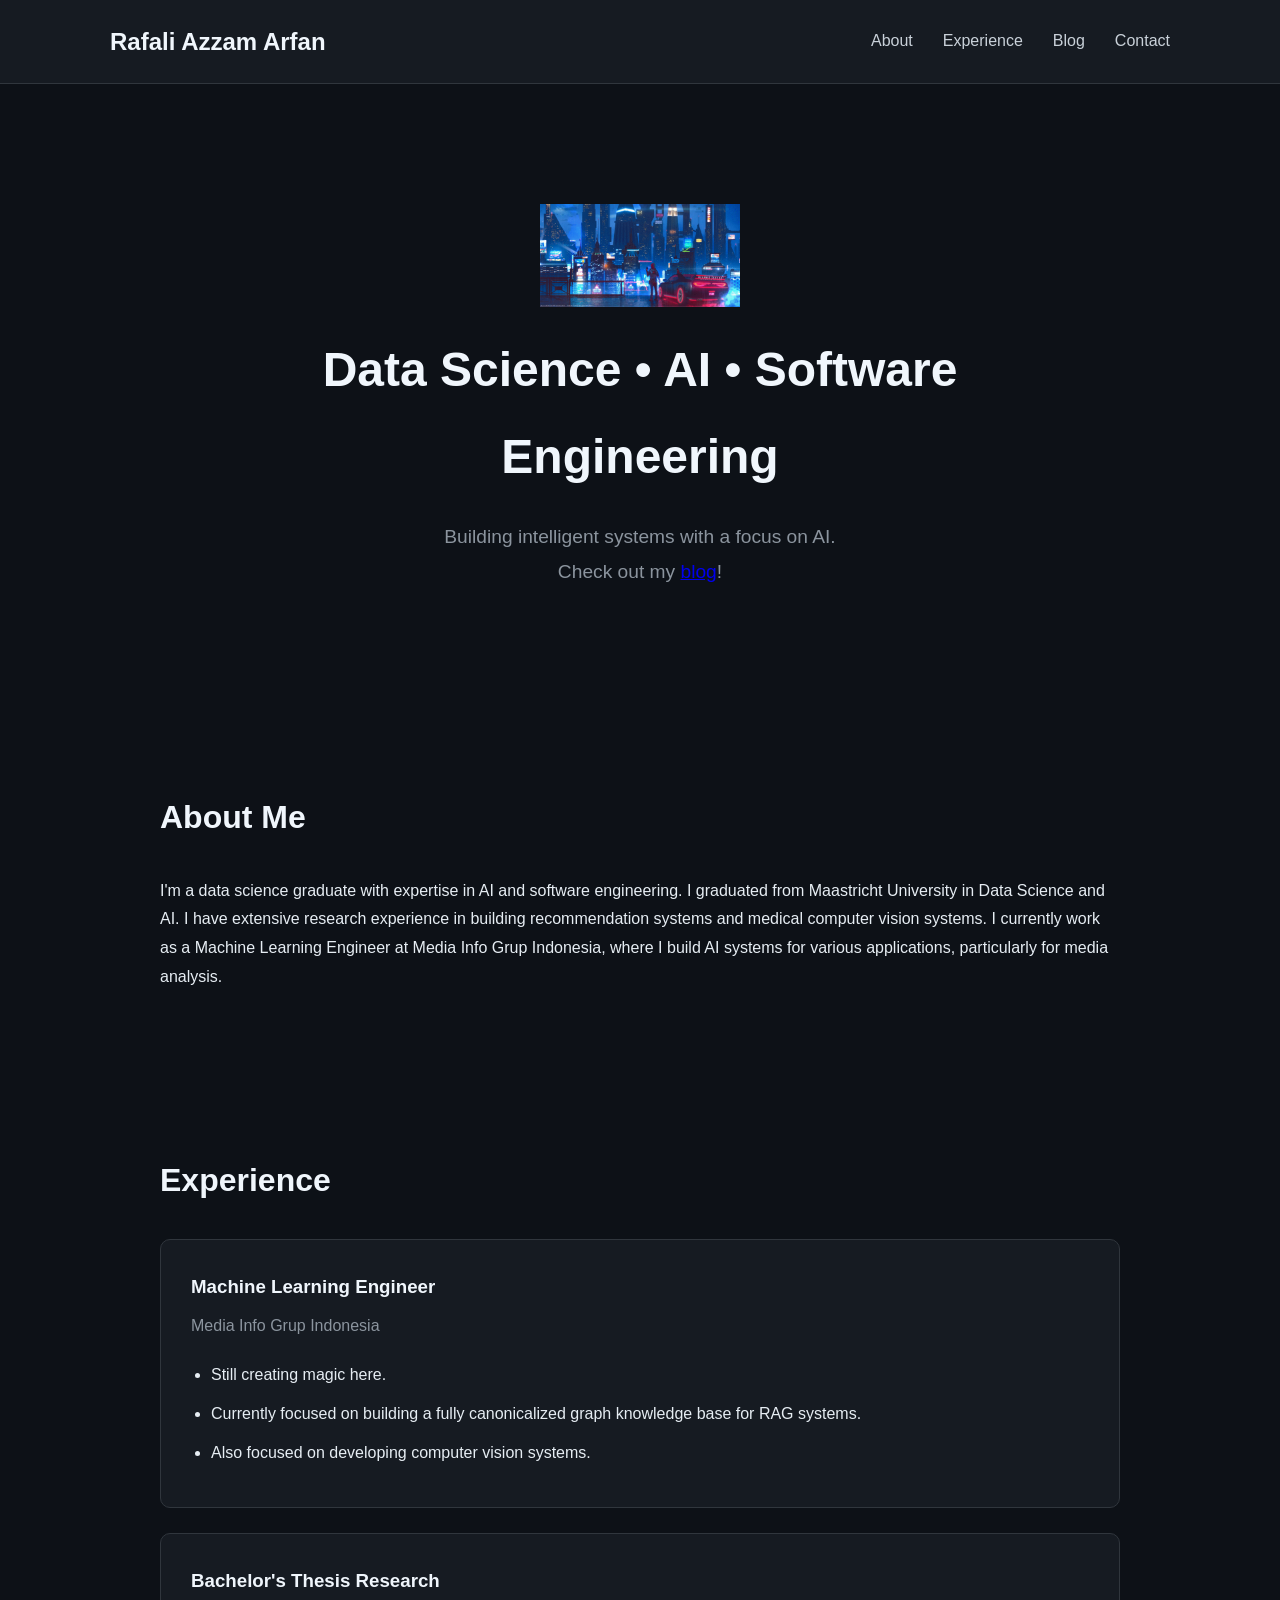
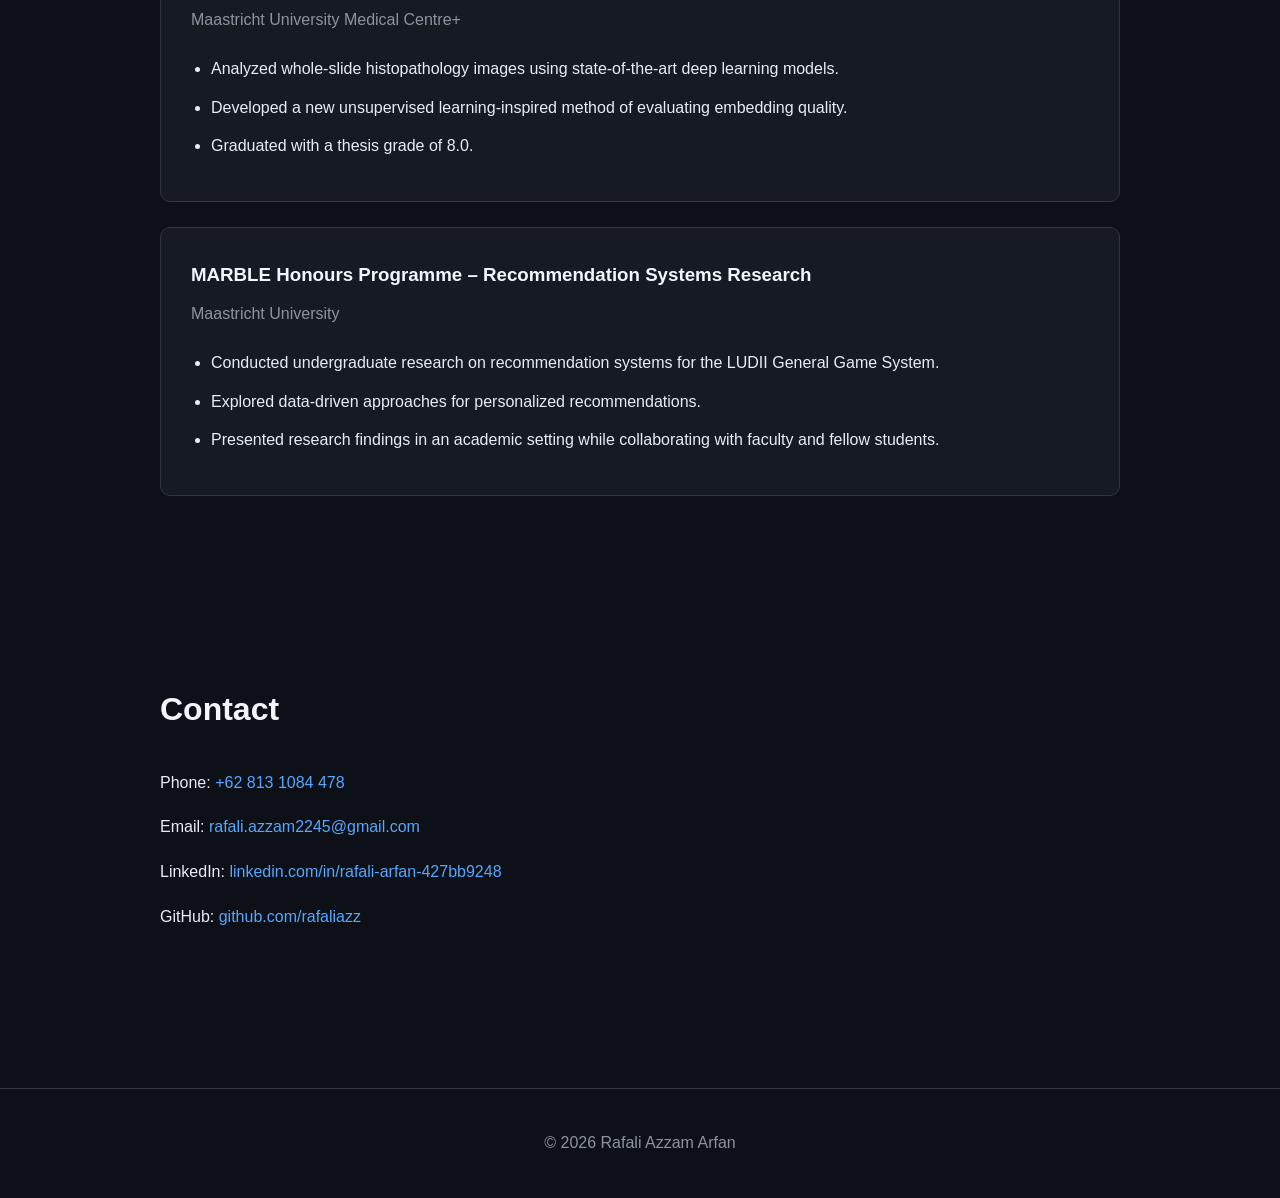
<file: index.html>
<!DOCTYPE html>
<html lang="en">

<head>
    <meta charset="UTF-8">
    <meta name="viewport" content="width=device-width, initial-scale=1.0">
    <title>Rafali Azzam Arfan</title>

    <link rel="stylesheet" href="style.css">
</head>

<body>

    <header>

        <div class="container">

            <h1>Rafali Azzam Arfan</h1>

            <nav>
                <a href="#about">About</a>
                <a href="#experience">Experience</a>
                <a href="blog.html">Blog</a>
                <a href="#contact">Contact</a>
            </nav>

        </div>

    </header>

    <section class="hero">

        <img
            src="assets/cyber-gif2.gif"
            alt="Cyber animation"
            class="hero-image"
        >

        <h2>Data Science • AI • Software Engineering</h2>

        <p>
            Building intelligent systems with a focus on AI.
        </p>
        <p>
            Check out my <a href="blog.html">blog</a>!
        </p>

    </section>

    <section id="about">

        <h2>About Me</h2>

        <p>
            I'm a data science graduate with expertise in AI and software engineering.
            I graduated from Maastricht University in Data Science and AI.
            I have extensive research experience in building recommendation systems and medical
            computer vision systems.
            I currently work as a Machine Learning Engineer at Media Info Grup Indonesia,
            where I build AI systems for various applications, particularly for media analysis.
        </p>

    </section>

    <section id="experience">

        <h2>Experience</h2>

        <div class="card">

            <h3>Machine Learning Engineer</h3>

            <p>Media Info Grup Indonesia</p>

            <ul>
                <li>Still creating magic here.</li>
                <li>Currently focused on building a fully canonicalized graph knowledge base for RAG systems.</li>
                <li>Also focused on developing computer vision systems.</li>
            </ul>

        </div>

        <div class="card">

            <h3>Bachelor's Thesis Research</h3>

            <p>Maastricht University Medical Centre+</p>

            <ul>
                <li>Analyzed whole-slide histopathology images using state-of-the-art deep learning models.</li>
                <li>Developed a new unsupervised learning-inspired method of evaluating embedding quality.</li>
                <li>Graduated with a thesis grade of 8.0.</li>
            </ul>

        </div>

        <div class="card">

            <h3>MARBLE Honours Programme – Recommendation Systems Research</h3>

            <p>Maastricht University</p>

            <ul>
                <li>Conducted undergraduate research on recommendation systems for the LUDII General Game System.</li>
                <li>Explored data-driven approaches for personalized recommendations.</li>
                <li>Presented research findings in an academic setting while collaborating with faculty and fellow students.</li>
            </ul>

        </div>

    </section>

    <section id="contact">

        <h2>Contact</h2>

        <p>
            Phone:
            <a href="https://wa.me/628131084478?text=Hi%20Rafali%2C%20I%20found%20your%20portfolio.">
                +62 813 1084 478
            </a>
        </p>

        <p>
            Email:
            <a href="mailto:rafali.azzam2245@gmail.com">
                rafali.azzam2245@gmail.com
            </a>
        </p>

        <p>
            LinkedIn:
            <a href="https://www.linkedin.com/in/rafali-arfan-427bb9248/" target="_blank" rel="noopener noreferrer">
                linkedin.com/in/rafali-arfan-427bb9248
            </a>
        </p>

        <p>
            GitHub:
            <a href="https://github.com/rafaliazz" target="_blank" rel="noopener noreferrer">
                github.com/rafaliazz
            </a>
        </p>

    </section>

    <footer>
        © 2026 Rafali Azzam Arfan
    </footer>

    <script src="script.js"></script>

</body>

</html>
</file>
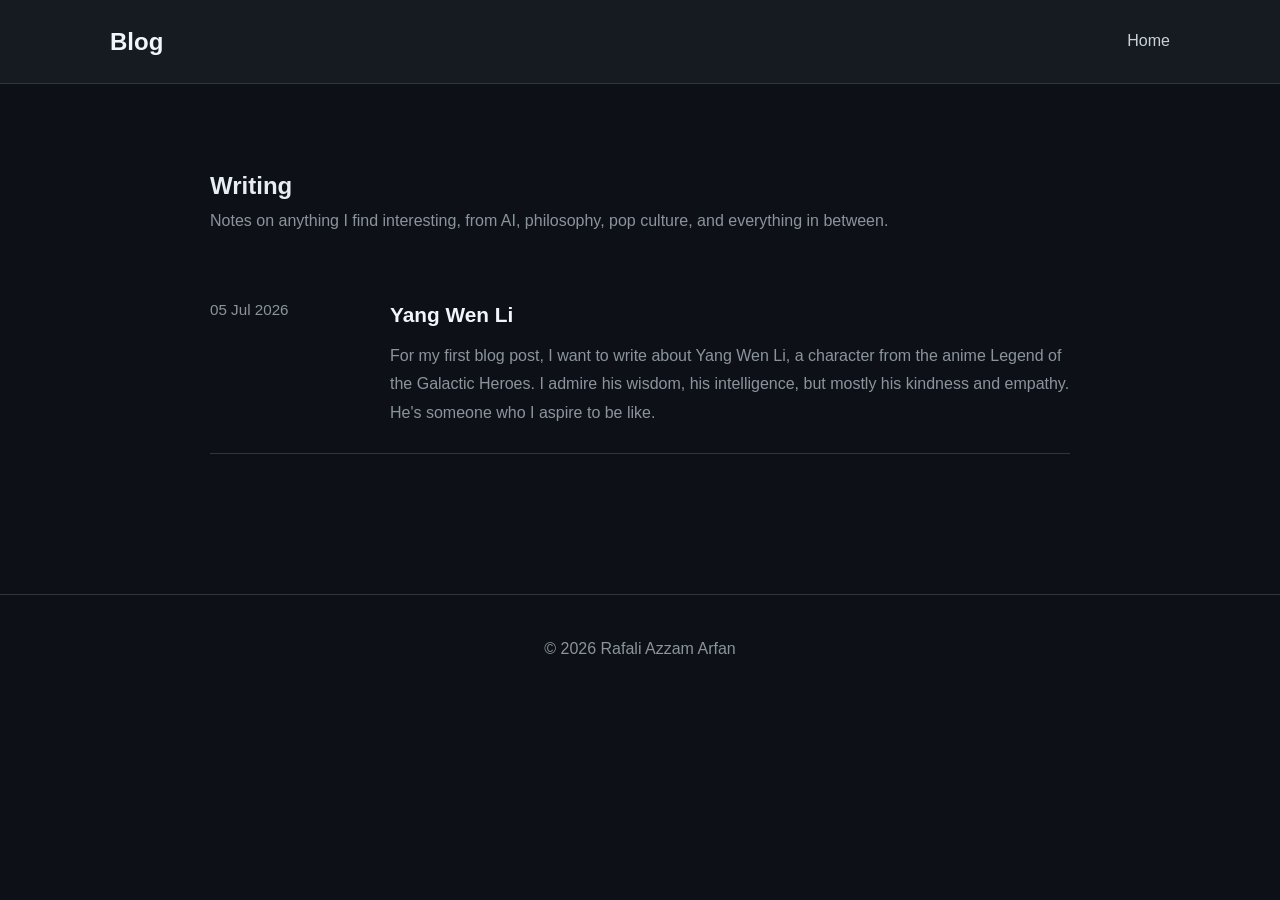
<file: blog.html>
<!DOCTYPE html>
<html lang="en">

<head>

    <meta charset="UTF-8">
    <meta name="viewport" content="width=device-width, initial-scale=1.0">

    <title>Blog | Rafali Azzam Arfan</title>

    <link rel="stylesheet" href="style.css">

</head>

<body>

<header>

    <div class="container">

        <h1>Blog</h1>

        <nav>
            <a href="index.html">Home</a>
        </nav>

    </div>

</header>

<main class="blog-page">

    <h2>Writing</h2>

    <p class="blog-intro">
        Notes on anything I find interesting, from AI, philosophy, pop culture, and everything in between.
    </p>

    <div class="blog-list">

        <article class="blog-item">

            <time>05 Jul 2026</time>

            <div>

                <a href="blogs/yang-wen-li.html">
                    Yang Wen Li
                </a>

                <p>
                    For my first blog post, I want to write about Yang Wen Li, a character from the anime Legend of the Galactic Heroes. 
                    I admire his wisdom, his intelligence, but mostly his kindness and empathy. 
                    He's someone who I aspire to be like. 
                </p>

            </div>

        </article>

    </div>

</main>

<footer>

    © 2026 Rafali Azzam Arfan

</footer>

</body>

</html>
</file>
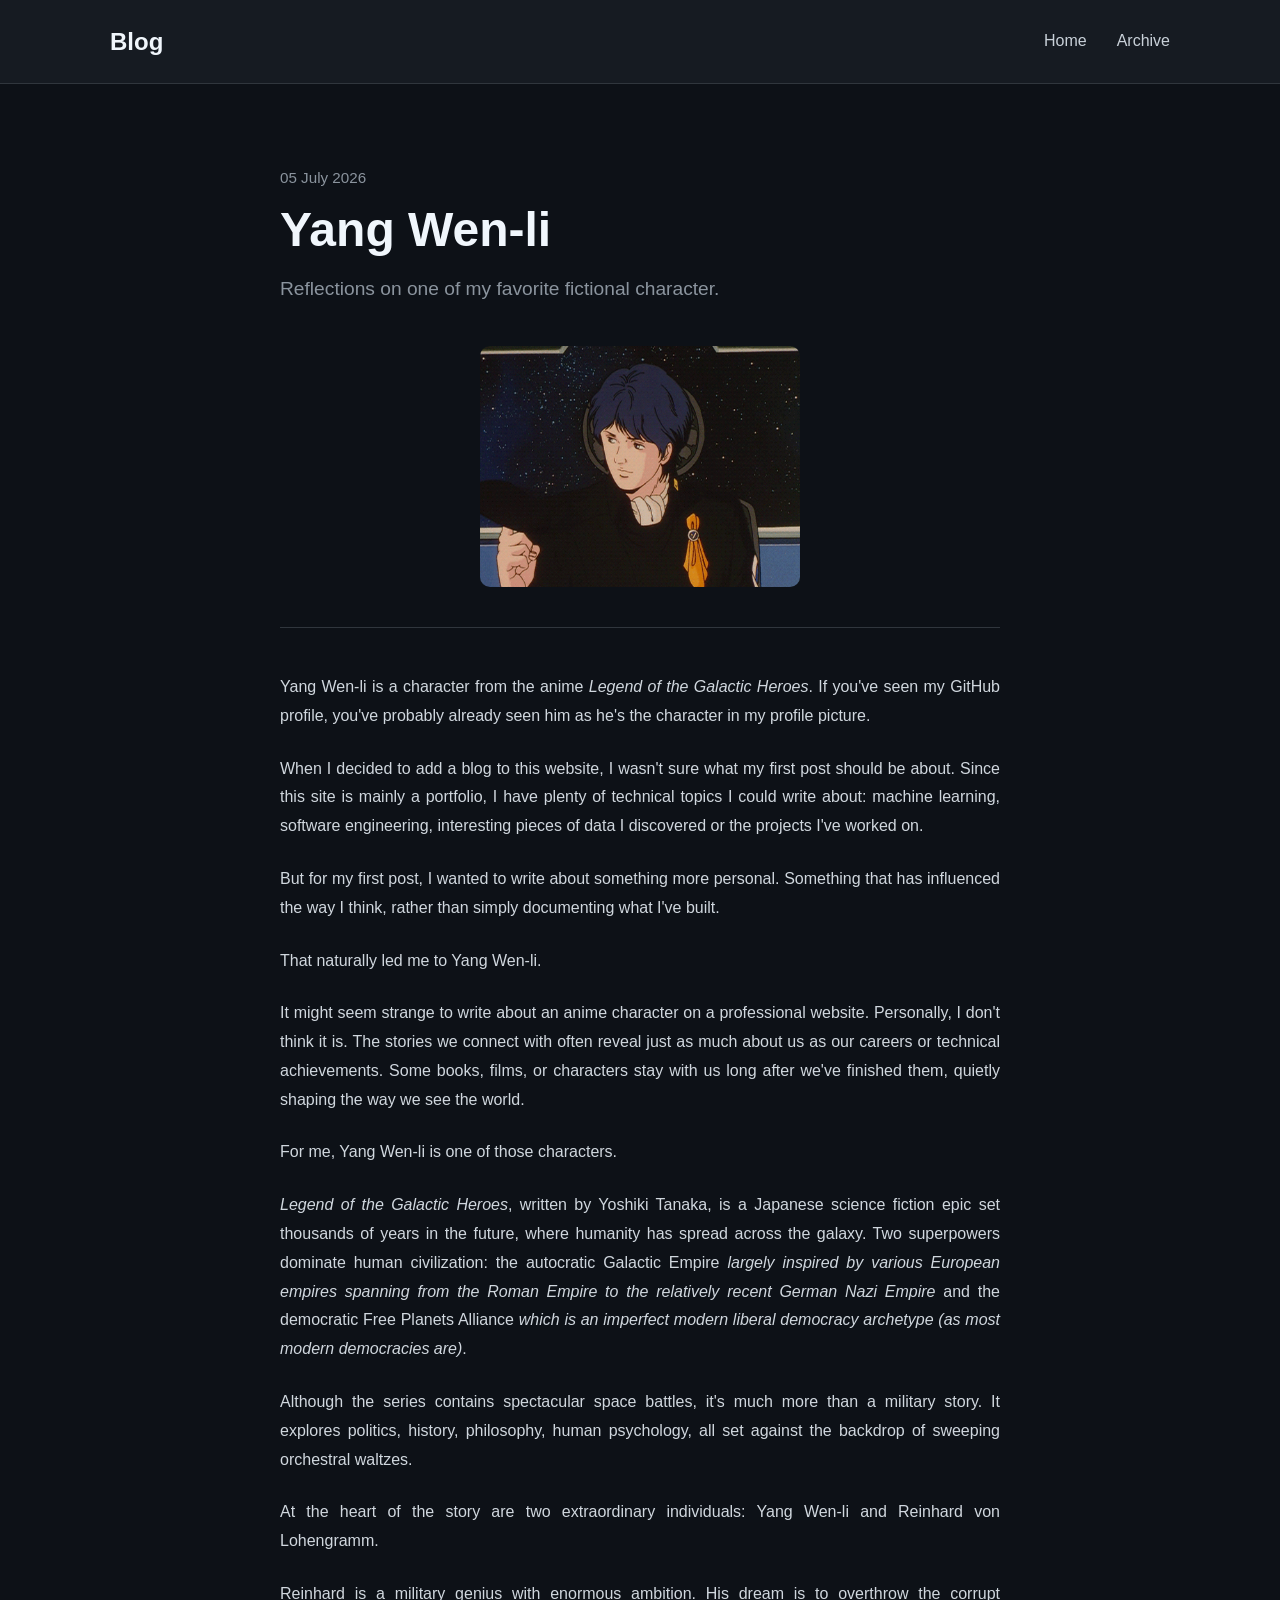
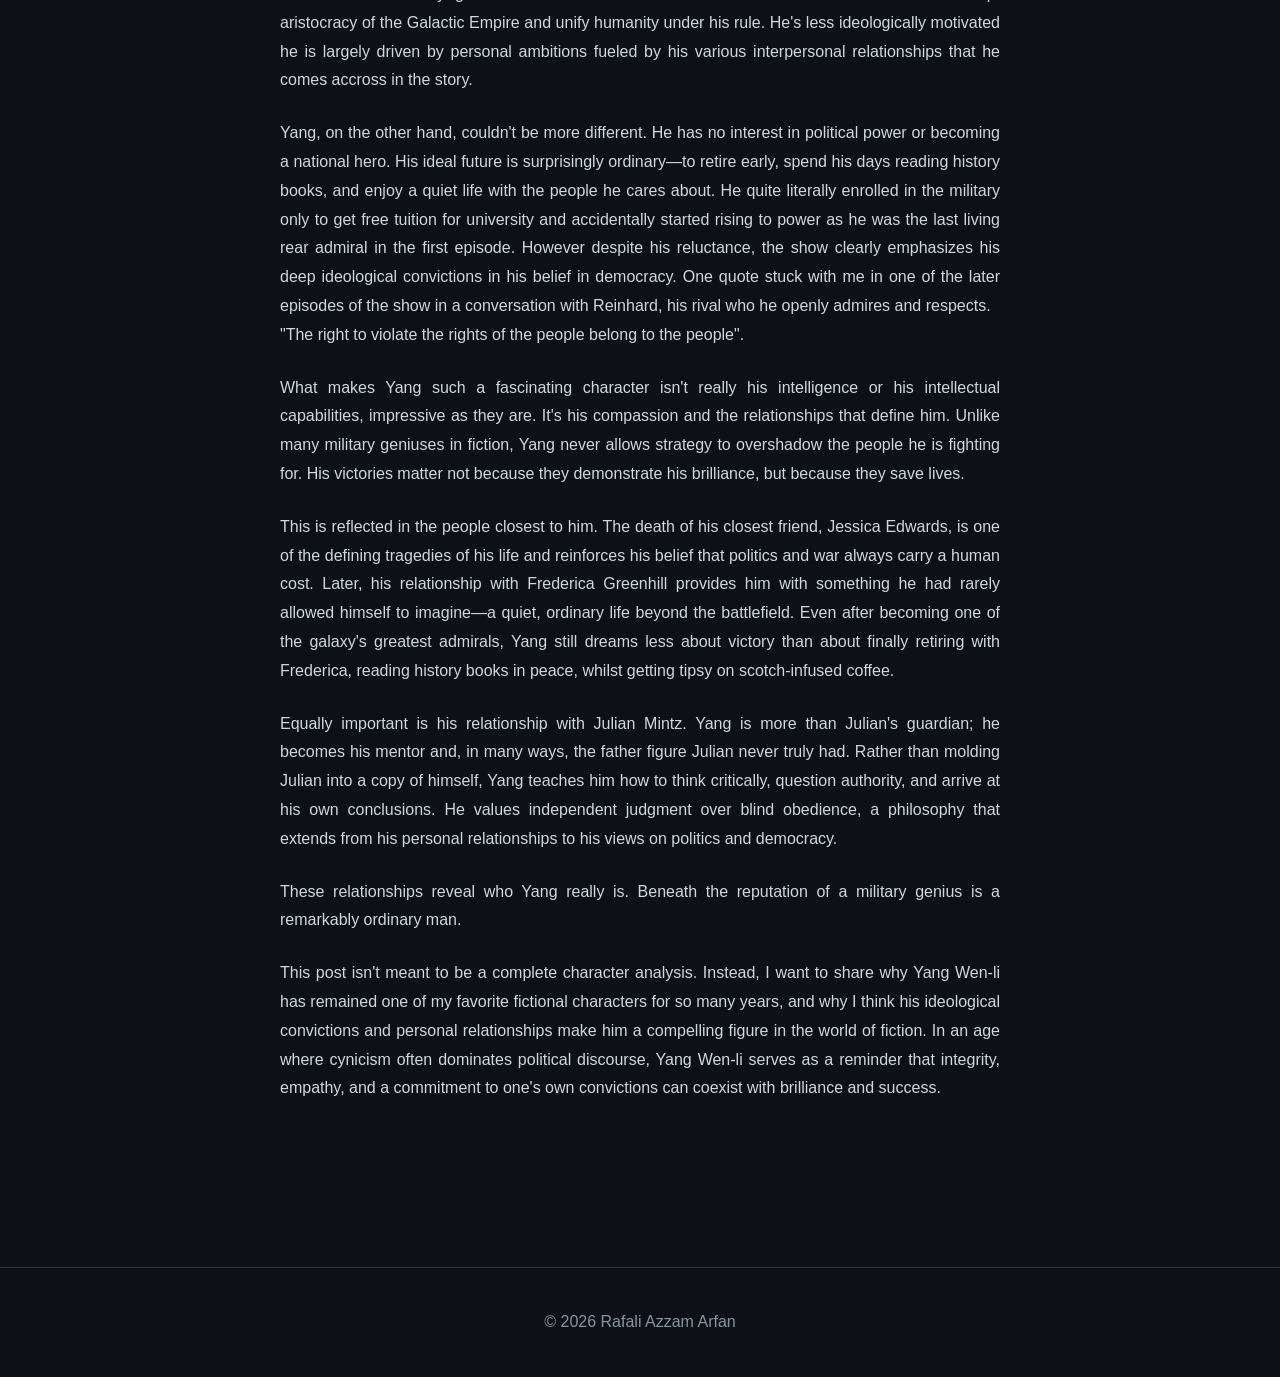
<file: blogs/yang-wen-li.html>
<!DOCTYPE html>
<html lang="en">

<head>

    <meta charset="UTF-8">
    <meta name="viewport" content="width=device-width, initial-scale=1.0">

    <title>Yang Wen-li | Rafali Azzam Arfan</title>

    <link rel="stylesheet" href="../style.css">

</head>

<body>

<header>

    <div class="container">

        <h1>Blog</h1>

        <nav>
            <a href="../index.html">Home</a>
            <a href="../blog.html">Archive</a>
        </nav>

    </div>

</header>

<main class="post">

    <article>

        <p class="post-date">
            05 July 2026
        </p>

        <h1 class="post-title">
            Yang Wen-li
        </h1>

        <p class="post-subtitle">
            Reflections on one of my favorite fictional character.
        </p>

        <img
        src="../assets/yang.webp"
        alt="Yang Wen-li"
        class="post-image"
        >

        <hr>

        <div class="post-content">

            <!-- Start writing here -->

        <p>
            Yang Wen-li is a character from the anime <em>Legend of the Galactic Heroes</em>. 
            If you've seen my GitHub profile, you've probably already seen him as he's the character in my profile picture.
        </p>

        <p>
            When I decided to add a blog to this website, I wasn't sure what my first post should be about. 
            Since this site is mainly a portfolio, I have plenty of technical topics I could write about: machine learning, software engineering, interesting pieces of data I discovered or the projects I've worked on.
        </p>

        <p>
            But for my first post, I wanted to write about something more personal.
            Something that has influenced the way I think, rather than simply documenting what I've built.
        </p>

        <p>
            That naturally led me to Yang Wen-li.
        </p>

        <p>
            It might seem strange to write about an anime character on a professional website. Personally, I don't think it is. 
            The stories we connect with often reveal just as much about us as our careers or technical achievements. 
            Some books, films, or characters stay with us long after we've finished them, quietly shaping the way we see the world.
        </p>

        <p>
            For me, Yang Wen-li is one of those characters.
        </p>

        <p>
            <em>Legend of the Galactic Heroes</em>, written by Yoshiki Tanaka, is a Japanese science fiction epic set thousands 
            of years in the future, where humanity has spread across the galaxy. Two superpowers dominate human civilization: 
            the autocratic Galactic Empire <em>largely inspired by various European empires spanning from the Roman Empire to the relatively recent German Nazi Empire</em> 
            and the democratic Free Planets Alliance <em>which is an imperfect modern liberal democracy archetype (as most modern democracies are)</em>.
        </p>

        <p>
            Although the series contains spectacular space battles, it's much more than a military story. 
            It explores politics, history, philosophy, human psychology, all set against the backdrop of sweeping orchestral waltzes.
        </p>

        <p>
            At the heart of the story are two extraordinary individuals: Yang Wen-li and Reinhard von Lohengramm.
        </p>

        <p>
            Reinhard is a military genius with enormous ambition. His dream is to overthrow the corrupt aristocracy of the Galactic Empire and unify humanity under his rule. 
            He's less ideologically motivated he is largely driven by personal ambitions fueled by his various interpersonal relationships that he comes accross in the story.
        </p>

        <p>
            Yang, on the other hand, couldn't be more different. He has no interest in political power or becoming a national hero. 
            His ideal future is surprisingly ordinary—to retire early, spend his days reading history books, and enjoy a quiet life with the people he cares about. 
            He quite literally enrolled in the military only to get free tuition for university and accidentally started rising to power as he was the last living 
            rear admiral in the first episode.   
            However despite his reluctance, the show clearly emphasizes his deep ideological convictions in his belief in democracy. 
            One quote stuck with me in one of the later episodes of the show in a conversation with Reinhard, his rival who he openly admires and respects. <br>
            "The right to violate the rights of the people belong to the people". 
        </p>
        <p>
            What makes Yang such a fascinating character isn't really his intelligence or his intellectual capabilities, 
            impressive as they are. It's his compassion and the relationships that define him. 
            Unlike many military geniuses in fiction, Yang never allows strategy to overshadow the people he is fighting for. 
            His victories matter not because they demonstrate his brilliance, but because they save lives.
        </p>
        <p>
            This is reflected in the people closest to him. The death of his closest friend, Jessica Edwards, is one of the 
            defining tragedies of his life and reinforces his belief that politics and war always carry a human cost. 
            Later, his relationship with Frederica Greenhill provides him with something he had rarely allowed himself to 
            imagine—a quiet, ordinary life beyond the battlefield. Even after becoming one of the galaxy's greatest admirals, 
            Yang still dreams less about victory than about finally retiring with Frederica, reading history books in peace, whilst getting tipsy on scotch-infused coffee. 
        </p>

        <p>
            Equally important is his relationship with Julian Mintz. Yang is more than Julian's guardian; 
            he becomes his mentor and, in many ways, the father figure Julian never truly had. 
            Rather than molding Julian into a copy of himself, Yang teaches him how to think critically, question authority, 
            and arrive at his own conclusions. He values independent judgment over blind obedience, a philosophy that extends 
            from his personal relationships to his views on politics and democracy.
        </p>

        <p>
            These relationships reveal who Yang really is. Beneath the reputation of a military genius is a remarkably ordinary 
            man.
        </p>
        <p>
            This post isn't meant to be a complete character analysis. Instead, I want to share why Yang Wen-li has remained 
            one of my favorite fictional characters for so many years, and why I think his ideological convictions 
            and personal relationships make him a compelling figure in the world of fiction. In an age where cynicism often
            dominates political discourse, Yang Wen-li serves as a reminder that integrity, empathy, and a commitment to one's own convictions
            can coexist with brilliance and success.
        </p>

        </div>

    </article>

</main>

<footer>

    © 2026 Rafali Azzam Arfan

</footer>

</body>

</html>
</file>
<file: style.css>
/* ------------------------ */
/* Global */
/* ------------------------ */

* {
    margin: 0;
    padding: 0;
    box-sizing: border-box;
}

html {
    scroll-behavior: smooth;
}

body {
    font-family: Inter, -apple-system, BlinkMacSystemFont, "Segoe UI",
                 Roboto, Helvetica, Arial, sans-serif;
    background: #0d1117;
    color: #e6edf3;
    line-height: 1.8;
}

/* ------------------------ */
/* Header */
/* ------------------------ */

.hero-image {
    width: min(200px, 25vw);
    height: auto;
    display: block;
    margin: 0 auto 20px;
}

header {
    background: #161b22;
    border-bottom: 1px solid #30363d;
    position: sticky;
    top: 0;
    z-index: 1000;
}

.container {
    max-width: 1100px;
    margin: auto;
    padding: 20px;
    display: flex;
    justify-content: space-between;
    align-items: center;
}

header h1 {
    font-size: 1.5rem;
    font-weight: 600;
    color: #f0f6fc;
}

nav {
    display: flex;
    gap: 30px;
}

nav a {
    text-decoration: none;
    color: #c9d1d9;
    transition: 0.2s ease;
}

nav a:hover {
    color: #58a6ff;
}

/* ------------------------ */
/* Hero */
/* ------------------------ */

.hero {
    max-width: 900px;
    margin: auto;
    text-align: center;
    padding: 120px 20px;
}

.hero h2 {
    font-size: 3rem;
    margin-bottom: 20px;
    color: #f0f6fc;
}

.hero p {
    font-size: 1.2rem;
    color: #8b949e;
    max-width: 700px;
    margin: auto;
}

.button {
    display: inline-block;
    margin-top: 40px;
    padding: 14px 28px;
    background: #238636;
    color: white;
    text-decoration: none;
    border-radius: 8px;
    transition: 0.2s ease;
}

.button:hover {
    background: #2ea043;
}

/* ------------------------ */
/* Sections */
/* ------------------------ */

section {
    max-width: 1000px;
    margin: auto;
    padding: 80px 20px;
}

section h2 {
    font-size: 2rem;
    margin-bottom: 30px;
    color: #f0f6fc;
}

/* ------------------------ */
/* Cards */
/* ------------------------ */

.card {
    background: #161b22;
    border: 1px solid #30363d;
    border-radius: 10px;
    padding: 30px;
    margin-bottom: 25px;
    transition: 0.25s ease;
}

.card:hover {
    transform: translateY(-4px);
    box-shadow: 0 12px 30px rgba(0, 0, 0, 0.35);
}

.card h3 {
    margin-bottom: 8px;
    color: #f0f6fc;
}

.card p {
    color: #8b949e;
    margin-bottom: 20px;
}

.card ul {
    padding-left: 20px;
}

.card li {
    margin-bottom: 10px;
}

/* ------------------------ */
/* Contact */
/* ------------------------ */

#contact p {
    margin-bottom: 16px;
}

#contact a {
    color: #58a6ff;
    text-decoration: none;
    transition: color 0.2s ease;
}

#contact a:hover {
    color: #79c0ff;
}

/* ------------------------ */
/* Footer */
/* ------------------------ */

footer {
    margin-top: 60px;
    border-top: 1px solid #30363d;
    text-align: center;
    padding: 40px;
    color: #8b949e;
}

/* ------------------------ */
/* Responsive */
/* ------------------------ */

@media (max-width: 768px) {

    .container {
        flex-direction: column;
        gap: 20px;
    }

    nav {
        flex-wrap: wrap;
        justify-content: center;
    }

    .hero {
        padding: 80px 20px;
    }

    .hero h2 {
        font-size: 2.2rem;
    }

    .hero-image {
        width: min(140px, 40vw);
    }
}
/* ------------------------ */
/* Blog */
/* ------------------------ */

.blog-page {
    max-width: 900px;
    margin: auto;
    padding: 80px 20px;
}

.blog-intro {
    color: #8b949e;
    margin-bottom: 60px;
}

.blog-list {
    display: flex;
    flex-direction: column;
    gap: 35px;
}

.blog-item {
    display: grid;
    grid-template-columns: 140px 1fr;
    gap: 40px;
    padding-bottom: 25px;
    border-bottom: 1px solid #30363d;
}

.blog-item time {
    color: #8b949e;
    font-size: 0.95rem;
}

.blog-item a {
    color: #f0f6fc;
    text-decoration: none;
    font-size: 1.3rem;
    font-weight: 600;
}

.blog-item a:hover {
    color: #58a6ff;
}

.blog-item p {
    margin-top: 8px;
    color: #8b949e;
}

@media (max-width: 768px) {

    .blog-item {
        grid-template-columns: 1fr;
        gap: 8px;
    }

}
/* ------------------------ */
/* Blog Post */
/* ------------------------ */

.post {

    max-width: 760px;
    margin: auto;
    padding: 80px 20px;

}

.post article {

    width: 100%;

}

.post-date {

    color: #8b949e;
    font-size: 0.95rem;
    margin-bottom: 10px;

}

.post-title {

    font-size: 3rem;
    line-height: 1.15;
    color: #f0f6fc;
    margin-bottom: 15px;

}

.post-image {
    display: block;
    width: 320px;         
    max-width: 100%;
    height: auto;
    margin: 40px auto;    
    border-radius: 10px;
}

.post-subtitle {

    color: #8b949e;
    font-size: 1.2rem;
    margin-bottom: 35px;

}

.post hr {

    border: none;
    border-top: 1px solid #30363d;
    margin-bottom: 45px;

}

.post-content h2 {

    margin-top: 50px;
    margin-bottom: 20px;

}

.post-content p {

    margin-bottom: 24px;
    color: #d0d7de;
    text-align: justify;

}

.post-content ul {

    margin-left: 25px;
    margin-bottom: 25px;

}

.post-content li {

    margin-bottom: 10px;

}

.post-content blockquote {

    margin: 30px 0;
    padding-left: 20px;
    border-left: 4px solid #58a6ff;
    color: #8b949e;
    font-style: italic;

}

.post-content img {

    display: block;
    max-width: 100%;
    margin: 40px auto;
    border-radius: 10px;

}

.post-content pre {

    background: #161b22;
    border: 1px solid #30363d;
    padding: 20px;
    border-radius: 8px;
    overflow-x: auto;
    margin: 30px 0;

}

.post-content code {

    font-family: "JetBrains Mono",
                 "Fira Code",
                 Consolas,
                 monospace;

}

.post-content a {

    color: #58a6ff;
    text-decoration: none;

}

.post-content a:hover {

    text-decoration: underline;

}

@media (max-width: 768px) {

    .post-title {

        font-size: 2.2rem;

    }

}
</file>
